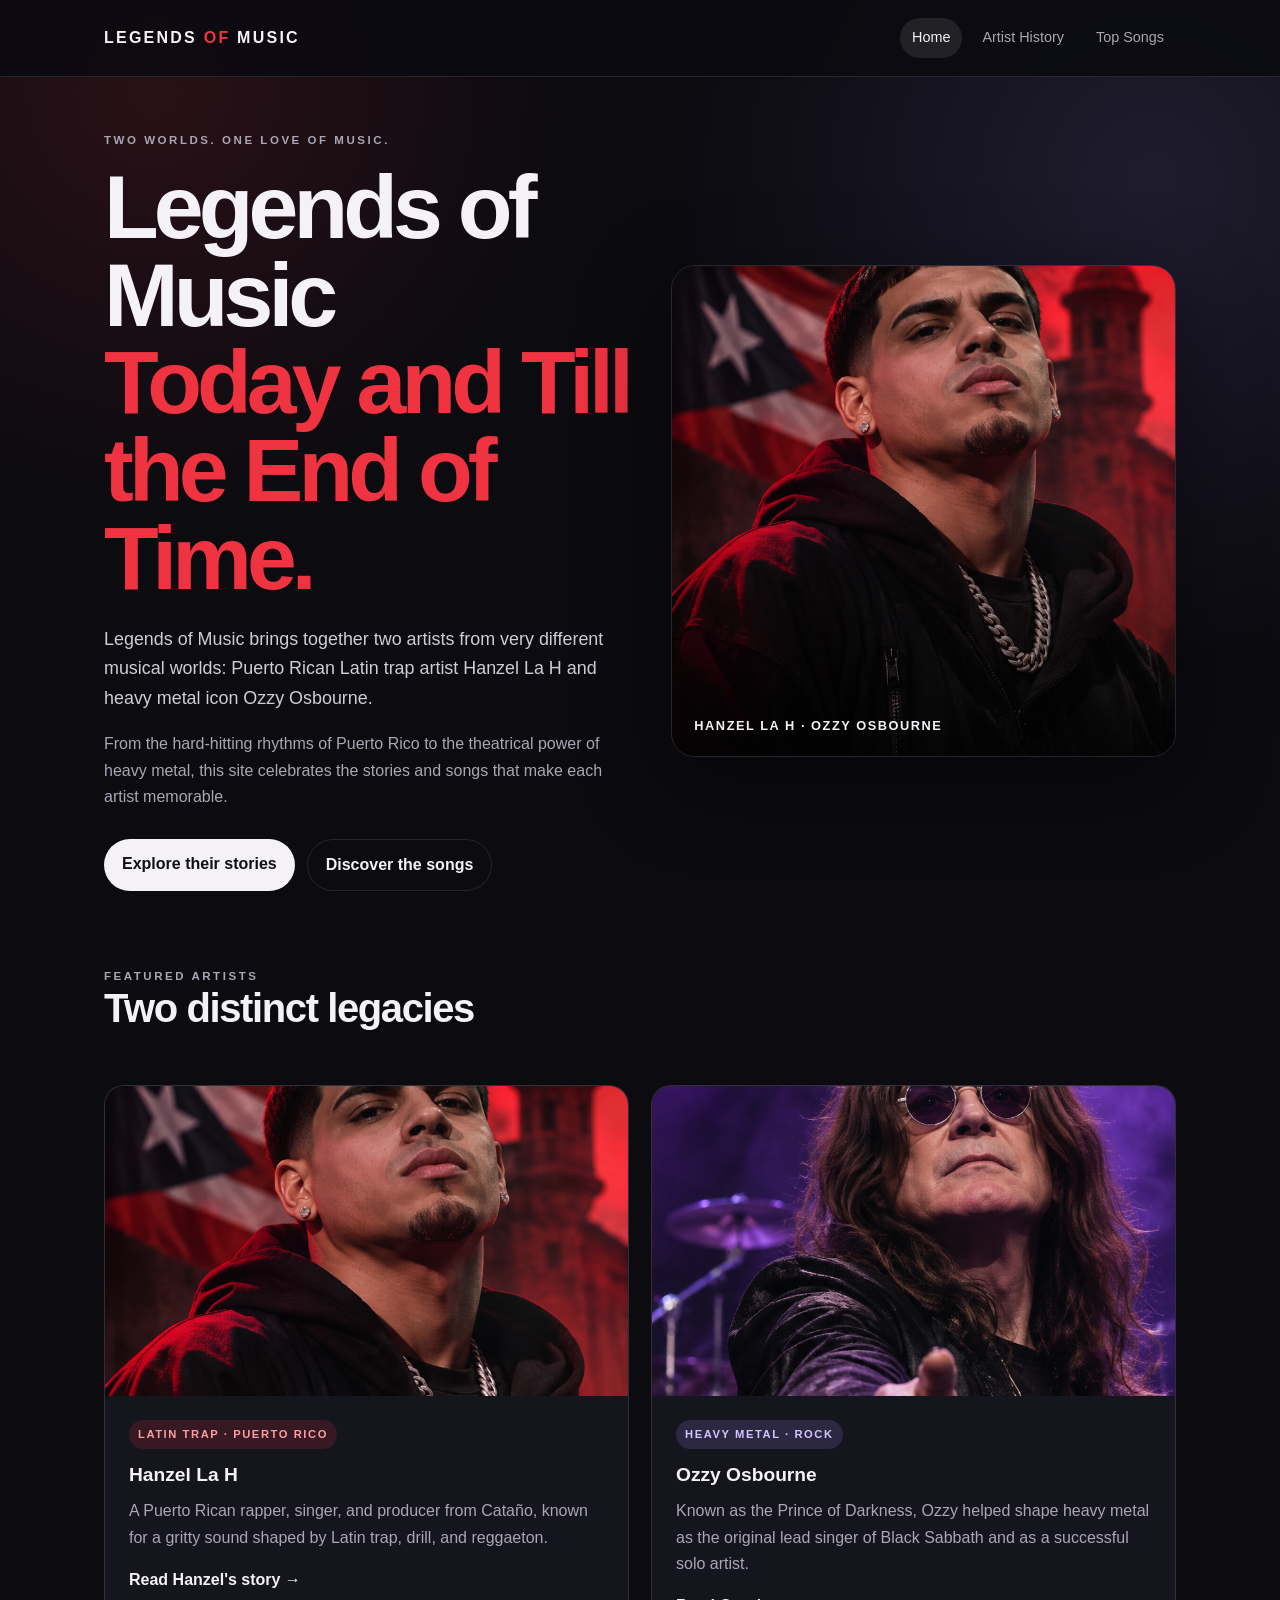
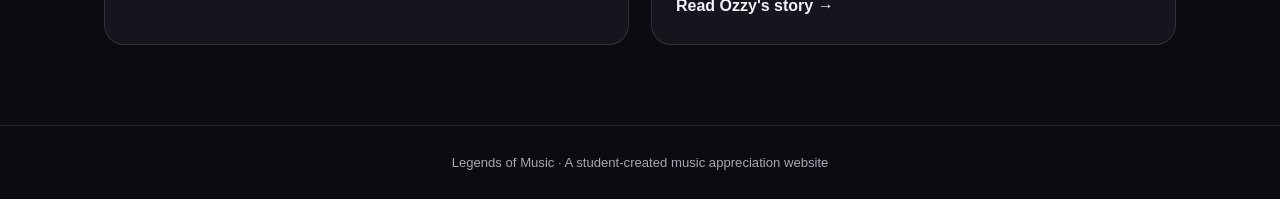
<file: index.html>
<!doctype html>
<html lang="en">
<head>
  <meta charset="utf-8">
  <meta name="viewport" content="width=device-width, initial-scale=1">
  <meta name="description" content="Legends of Music celebrates Hanzel La H and Ozzy Osbourne.">
  <title>Legends of Music | Hanzel La H & Ozzy Osbourne</title>
  <link rel="stylesheet" href="styles.css">
</head>
<body>
<header class="site-header">
  <div class="nav-wrap">
    <a class="brand" href="index.html">Legends <span>of</span> Music</a>
    <nav aria-label="Main navigation">
      <a href="index.html" aria-current="page">Home</a>
      <a href="history.html">Artist History</a>
      <a href="songs.html">Top Songs</a>
    </nav>
  </div>
</header>
<main>
  <section class="hero">
    <div>
      <div class="eyebrow">Two worlds. One love of music.</div>
      <h1>Legends of Music<br><span style="color:#ef3340">Today and Till the End of Time.</span></h1>
      <p class="lead">Legends of Music brings together two artists from very different musical worlds: Puerto Rican Latin trap artist Hanzel La H and heavy metal icon Ozzy Osbourne.</p>
      <p class="muted">From the hard-hitting rhythms of Puerto Rico to the theatrical power of heavy metal, this site celebrates the stories and songs that make each artist memorable.</p>
      <div class="actions">
        <a class="button" href="history.html">Explore their stories</a>
        <a class="button secondary" href="songs.html">Discover the songs</a>
      </div>
    </div>
    <div class="hero-art">
      <img src="hanzel-la-h.png" alt="Artistic portrait representing Hanzel La H">
      <div class="hero-label">Hanzel La H · Ozzy Osbourne</div>
    </div>
  </section>

  <section class="section">
    <div class="section-head">
      <div><div class="eyebrow">Featured artists</div><h2>Two distinct legacies</h2></div>
    </div>
    <div class="artist-grid">
      <article class="artist-card">
        <img src="hanzel-la-h.png" alt="Artistic portrait representing Puerto Rican rapper Hanzel La H">
        <div class="copy">
          <span class="tag red">Latin trap · Puerto Rico</span>
          <h3>Hanzel La H</h3>
          <p>A Puerto Rican rapper, singer, and producer from Cataño, known for a gritty sound shaped by Latin trap, drill, and reggaeton.</p>
          <a class="text-link" href="history.html#hanzel">Read Hanzel's story →</a>
        </div>
      </article>
      <article class="artist-card">
        <img src="ozzy-osbourne.png" alt="Artistic portrait representing Ozzy Osbourne">
        <div class="copy">
          <span class="tag purple">Heavy metal · Rock</span>
          <h3>Ozzy Osbourne</h3>
          <p>Known as the Prince of Darkness, Ozzy helped shape heavy metal as the original lead singer of Black Sabbath and as a successful solo artist.</p>
          <a class="text-link" href="history.html#ozzy">Read Ozzy's story →</a>
        </div>
      </article>
    </div>
  </section>
</main>
<footer class="site-footer">Legends of Music · A student-created music appreciation website</footer>
</body>
</html>
</file>
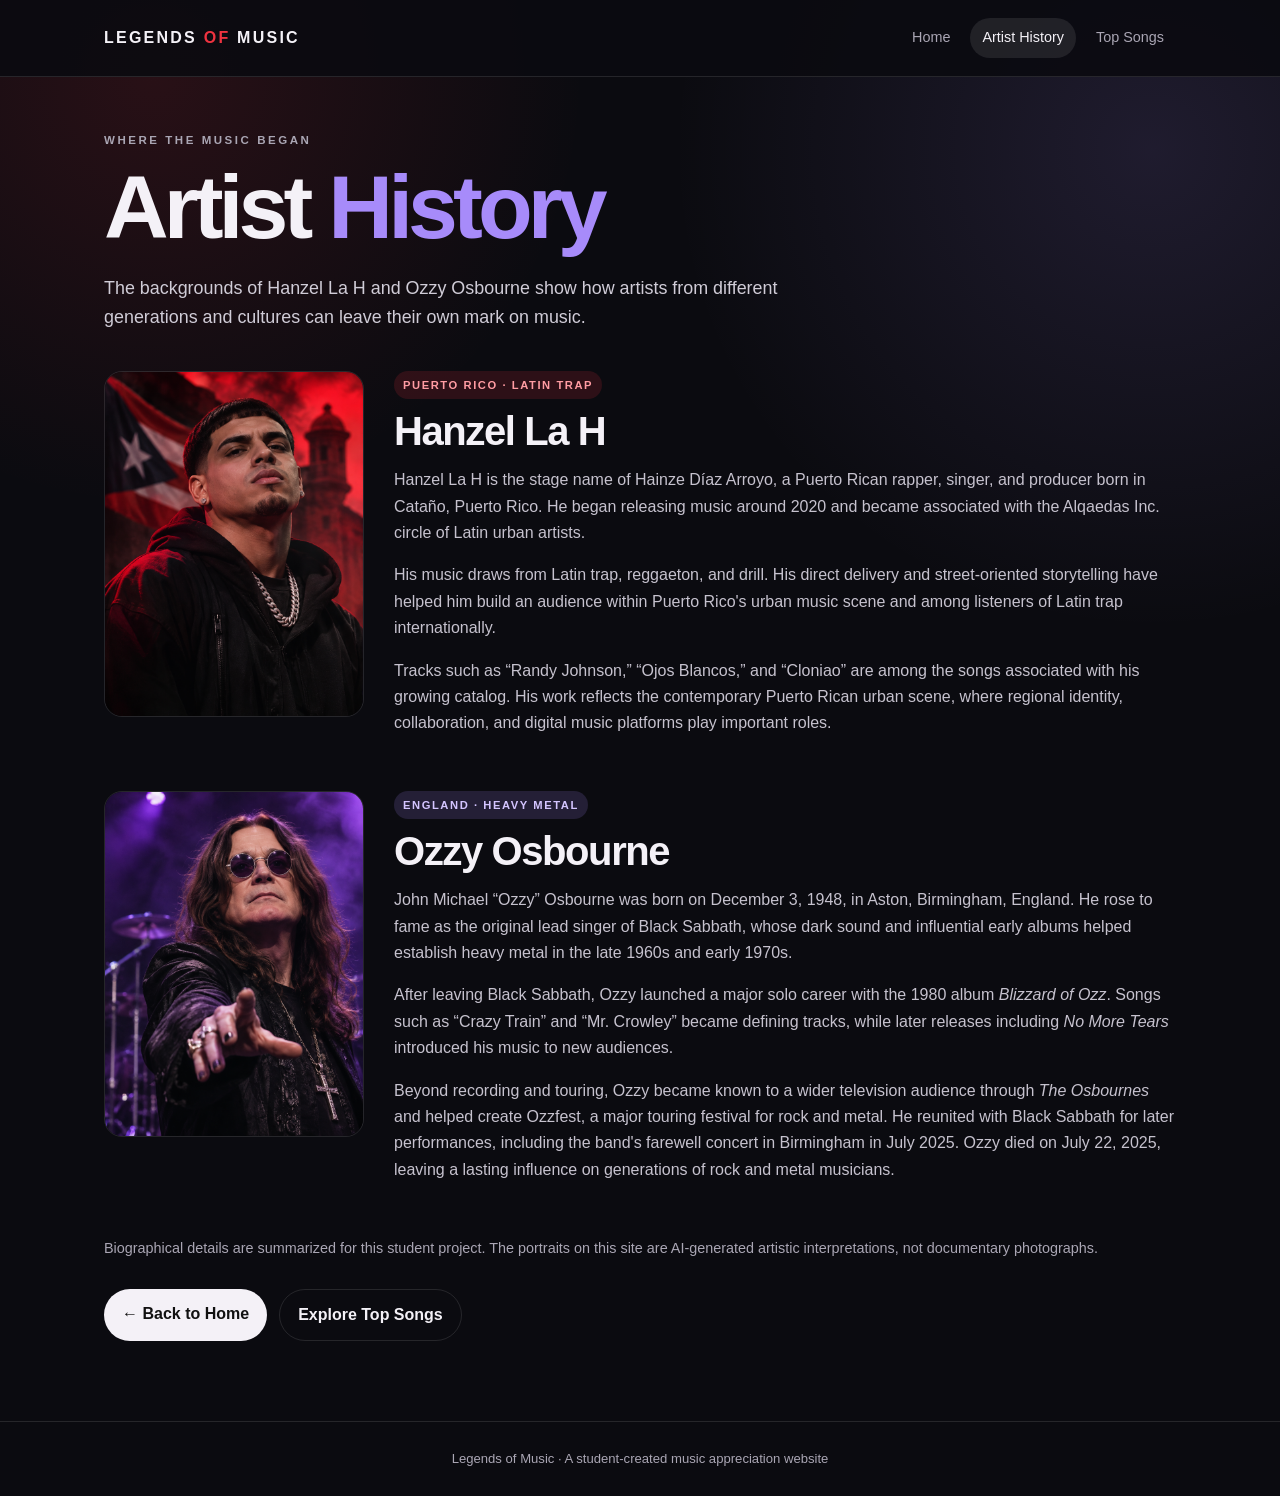
<file: history.html>
<!doctype html>
<html lang="en">
<head>
  <meta charset="utf-8">
  <meta name="viewport" content="width=device-width, initial-scale=1">
  <meta name="description" content="Learn about the musical journeys of Hanzel La H and Ozzy Osbourne.">
  <title>Artist History | Legends of Music</title>
  <link rel="stylesheet" href="styles.css">
</head>
<body>
<header class="site-header">
  <div class="nav-wrap">
    <a class="brand" href="index.html">Legends <span>of</span> Music</a>
    <nav aria-label="Main navigation">
      <a href="index.html">Home</a>
      <a href="history.html" aria-current="page">Artist History</a>
      <a href="songs.html">Top Songs</a>
    </nav>
  </div>
</header>
<main>
  <div class="page-title">
    <div class="eyebrow">Where the music began</div>
    <h1>Artist <span style="color:#a78bfa">History</span></h1>
    <p class="lead">The backgrounds of Hanzel La H and Ozzy Osbourne show how artists from different generations and cultures can leave their own mark on music.</p>
  </div>

  <section class="artist-history" id="hanzel">
    <img src="hanzel-la-h.png" alt="Artistic portrait representing Hanzel La H">
    <div>
      <span class="tag red">Puerto Rico · Latin trap</span>
      <h2>Hanzel La H</h2>
      <p>Hanzel La H is the stage name of Hainze Díaz Arroyo, a Puerto Rican rapper, singer, and producer born in Cataño, Puerto Rico. He began releasing music around 2020 and became associated with the Alqaedas Inc. circle of Latin urban artists.</p>
      <p>His music draws from Latin trap, reggaeton, and drill. His direct delivery and street-oriented storytelling have helped him build an audience within Puerto Rico's urban music scene and among listeners of Latin trap internationally.</p>
      <p>Tracks such as “Randy Johnson,” “Ojos Blancos,” and “Cloniao” are among the songs associated with his growing catalog. His work reflects the contemporary Puerto Rican urban scene, where regional identity, collaboration, and digital music platforms play important roles.</p>
    </div>
  </section>

  <section class="artist-history" id="ozzy">
    <img src="ozzy-osbourne.png" alt="Artistic portrait representing Ozzy Osbourne">
    <div>
      <span class="tag purple">England · Heavy metal</span>
      <h2>Ozzy Osbourne</h2>
      <p>John Michael “Ozzy” Osbourne was born on December 3, 1948, in Aston, Birmingham, England. He rose to fame as the original lead singer of Black Sabbath, whose dark sound and influential early albums helped establish heavy metal in the late 1960s and early 1970s.</p>
      <p>After leaving Black Sabbath, Ozzy launched a major solo career with the 1980 album <em>Blizzard of Ozz</em>. Songs such as “Crazy Train” and “Mr. Crowley” became defining tracks, while later releases including <em>No More Tears</em> introduced his music to new audiences.</p>
      <p>Beyond recording and touring, Ozzy became known to a wider television audience through <em>The Osbournes</em> and helped create Ozzfest, a major touring festival for rock and metal. He reunited with Black Sabbath for later performances, including the band's farewell concert in Birmingham in July 2025. Ozzy died on July 22, 2025, leaving a lasting influence on generations of rock and metal musicians.</p>
    </div>
  </section>
  <p class="note">Biographical details are summarized for this student project. The portraits on this site are AI-generated artistic interpretations, not documentary photographs.</p>
  <div class="actions"><a class="button" href="index.html">← Back to Home</a><a class="button secondary" href="songs.html">Explore Top Songs</a></div>
</main>
<footer class="site-footer">Legends of Music · A student-created music appreciation website</footer>
</body>
</html>
</file>
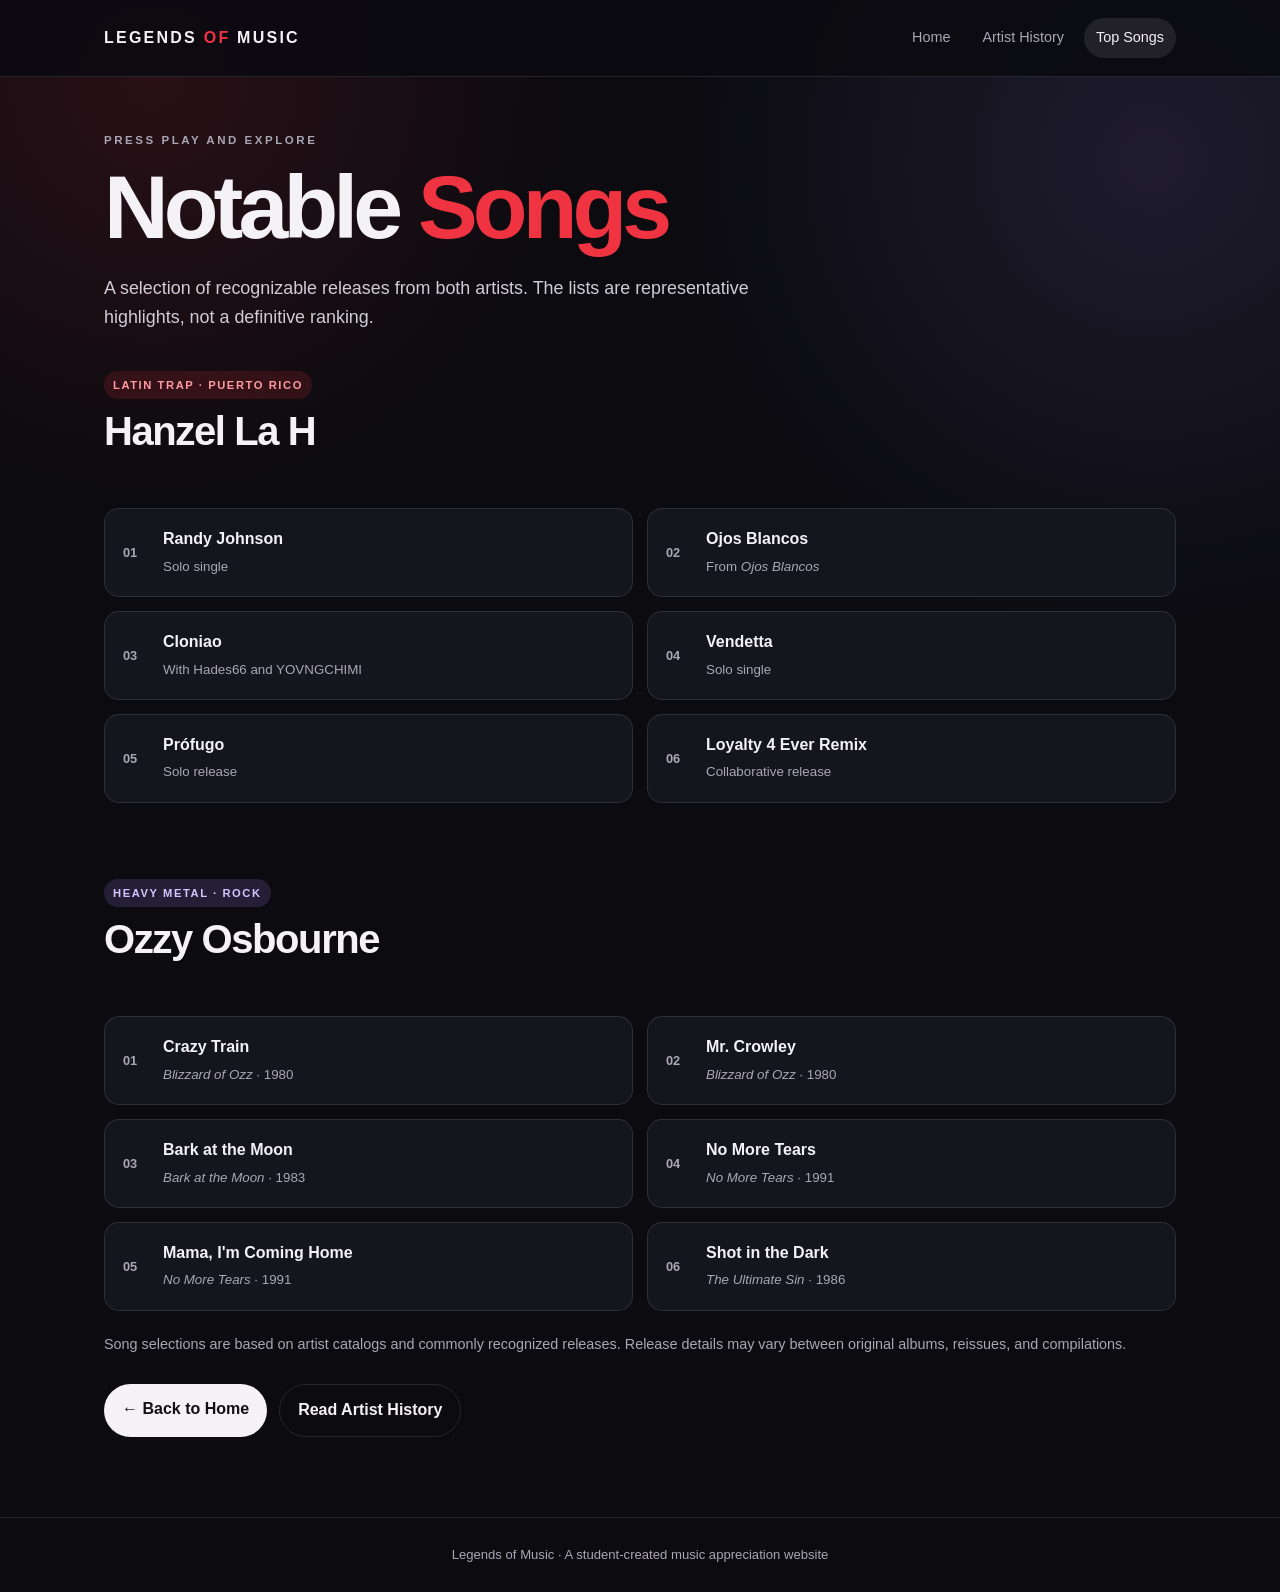
<file: songs.html>
<!doctype html>
<html lang="en">
<head>
  <meta charset="utf-8">
  <meta name="viewport" content="width=device-width, initial-scale=1">
  <meta name="description" content="A selection of notable songs by Hanzel La H and Ozzy Osbourne.">
  <title>Top Songs | Legends of Music</title>
  <link rel="stylesheet" href="styles.css">
</head>
<body>
<header class="site-header">
  <div class="nav-wrap">
    <a class="brand" href="index.html">Legends <span>of</span> Music</a>
    <nav aria-label="Main navigation">
      <a href="index.html">Home</a>
      <a href="history.html">Artist History</a>
      <a href="songs.html" aria-current="page">Top Songs</a>
    </nav>
  </div>
</header>
<main>
  <div class="page-title">
    <div class="eyebrow">Press play and explore</div>
    <h1>Notable <span style="color:#ef3340">Songs</span></h1>
    <p class="lead">A selection of recognizable releases from both artists. The lists are representative highlights, not a definitive ranking.</p>
  </div>

  <section class="section" style="margin-top:0">
    <div class="section-head">
      <div><span class="tag red">Latin trap · Puerto Rico</span><h2>Hanzel La H</h2></div>
    </div>
    <div class="song-grid">
      <div class="song"><span class="song-number">01</span><div><strong>Randy Johnson</strong><small>Solo single</small></div></div>
      <div class="song"><span class="song-number">02</span><div><strong>Ojos Blancos</strong><small>From <em>Ojos Blancos</em></small></div></div>
      <div class="song"><span class="song-number">03</span><div><strong>Cloniao</strong><small>With Hades66 and YOVNGCHIMI</small></div></div>
      <div class="song"><span class="song-number">04</span><div><strong>Vendetta</strong><small>Solo single</small></div></div>
      <div class="song"><span class="song-number">05</span><div><strong>Prófugo</strong><small>Solo release</small></div></div>
      <div class="song"><span class="song-number">06</span><div><strong>Loyalty 4 Ever Remix</strong><small>Collaborative release</small></div></div>
    </div>
  </section>

  <section class="section">
    <div class="section-head">
      <div><span class="tag purple">Heavy metal · Rock</span><h2>Ozzy Osbourne</h2></div>
    </div>
    <div class="song-grid">
      <div class="song"><span class="song-number">01</span><div><strong>Crazy Train</strong><small><em>Blizzard of Ozz</em> · 1980</small></div></div>
      <div class="song"><span class="song-number">02</span><div><strong>Mr. Crowley</strong><small><em>Blizzard of Ozz</em> · 1980</small></div></div>
      <div class="song"><span class="song-number">03</span><div><strong>Bark at the Moon</strong><small><em>Bark at the Moon</em> · 1983</small></div></div>
      <div class="song"><span class="song-number">04</span><div><strong>No More Tears</strong><small><em>No More Tears</em> · 1991</small></div></div>
      <div class="song"><span class="song-number">05</span><div><strong>Mama, I'm Coming Home</strong><small><em>No More Tears</em> · 1991</small></div></div>
      <div class="song"><span class="song-number">06</span><div><strong>Shot in the Dark</strong><small><em>The Ultimate Sin</em> · 1986</small></div></div>
    </div>
  </section>
  <p class="note">Song selections are based on artist catalogs and commonly recognized releases. Release details may vary between original albums, reissues, and compilations.</p>
  <div class="actions"><a class="button" href="index.html">← Back to Home</a><a class="button secondary" href="history.html">Read Artist History</a></div>
</main>
<footer class="site-footer">Legends of Music · A student-created music appreciation website</footer>
</body>
</html>
</file>
<file: styles.css>
:root {
  color-scheme: dark;
  --bg: #0b0b10;
  --panel: #15151e;
  --panel-2: #1c1b26;
  --text: #f4f1f7;
  --muted: #aaa6b4;
  --red: #ef3340;
  --purple: #a78bfa;
  --line: rgba(255,255,255,.11);
  --max: 1120px;
}
* { box-sizing: border-box; }
html { scroll-behavior: smooth; }
body {
  margin: 0; background: radial-gradient(circle at 12% 5%, rgba(239,51,64,.13), transparent 27rem),
  radial-gradient(circle at 90% 10%, rgba(167,139,250,.13), transparent 30rem), var(--bg);
  color: var(--text); font-family: Arial, Helvetica, sans-serif; line-height: 1.65;
}
a { color: inherit; }
.site-header { border-bottom: 1px solid var(--line); background: rgba(11,11,16,.9); }
.nav-wrap { max-width: var(--max); margin: auto; padding: 18px 24px; display:flex; align-items:center; justify-content:space-between; gap:20px; }
.brand { font-size: 1rem; font-weight: 900; letter-spacing: .14em; text-transform: uppercase; text-decoration:none; }
.brand span { color: var(--red); }
nav { display:flex; flex-wrap:wrap; gap: 8px; }
nav a { color:var(--muted); text-decoration:none; font-size:.9rem; padding:8px 12px; border-radius:999px; }
nav a:hover, nav a[aria-current="page"] { color:var(--text); background:rgba(255,255,255,.09); }
main { max-width:var(--max); margin:auto; padding: 54px 24px 80px; }
.eyebrow { color:var(--muted); text-transform:uppercase; letter-spacing:.22em; font-size:.72rem; font-weight:700; }
h1,h2,h3,p { margin-top:0; }
h1 { font-size:clamp(2.5rem,7vw,5.6rem); line-height:.98; letter-spacing:-.055em; margin:14px 0 22px; }
h2 { font-size:clamp(1.7rem,4vw,2.5rem); line-height:1.1; letter-spacing:-.035em; }
h3 { font-size:1.2rem; margin-bottom:8px; }
.lead { color:#d0ccd7; font-size:1.12rem; max-width:700px; }
.muted { color:var(--muted); }
.hero { display:grid; grid-template-columns:1.02fr .98fr; align-items:center; gap:42px; }
.hero-art { position:relative; overflow:hidden; border:1px solid var(--line); border-radius:24px; box-shadow:0 24px 90px rgba(0,0,0,.4); }
.hero-art img { display:block; width:100%; height:490px; object-fit:cover; object-position:center; }
.hero-art:after { content:""; position:absolute; inset:45% 0 0; background:linear-gradient(transparent,rgba(0,0,0,.65)); pointer-events:none; }
.hero-label { position:absolute; z-index:1; bottom:20px; left:22px; font-weight:800; letter-spacing:.12em; text-transform:uppercase; font-size:.8rem; }
.actions { display:flex; gap:12px; flex-wrap:wrap; margin-top:28px; }
.button { display:inline-block; padding:12px 18px; border-radius:999px; text-decoration:none; font-weight:700; background:var(--text); color:#111; }
.button.secondary { background:transparent; color:var(--text); border:1px solid var(--line); }
.section { margin-top:76px; }
.section-head { display:flex; justify-content:space-between; align-items:end; gap:20px; margin-bottom:22px; }
.artist-grid { display:grid; grid-template-columns:repeat(2,minmax(0,1fr)); gap:22px; }
.artist-card { overflow:hidden; background:var(--panel); border:1px solid var(--line); border-radius:20px; }
.artist-card img { display:block; width:100%; height:310px; object-fit:cover; object-position:center 35%; }
.artist-card .copy { padding:24px; }
.tag { display:inline-block; font-size:.7rem; letter-spacing:.14em; text-transform:uppercase; font-weight:800; padding:5px 9px; border-radius:999px; margin-bottom:10px; }
.tag.red { color:#ff9ca3; background:rgba(239,51,64,.15); }
.tag.purple { color:#d4c5ff; background:rgba(167,139,250,.16); }
.artist-card p { color:var(--muted); }
.text-link { text-decoration:none; font-weight:700; }
.text-link:hover { text-decoration:underline; }
.page-title { max-width:800px; margin-bottom:38px; }
.timeline { display:grid; gap:18px; }
.timeline article, .feature-panel { background:var(--panel); border:1px solid var(--line); border-radius:18px; padding:24px; }
.timeline article { display:grid; grid-template-columns:120px 1fr; gap:24px; }
.year { font-size:1.15rem; font-weight:900; color:var(--red); }
.timeline article:nth-child(even) .year { color:var(--purple); }
.artist-history { display:grid; grid-template-columns:260px 1fr; gap:30px; align-items:start; margin:38px 0; }
.artist-history img { width:100%; border-radius:18px; border:1px solid var(--line); }
.artist-history h2 { margin-bottom:14px; }
.artist-history p { color:#c6c2ce; }
.song-grid { display:grid; grid-template-columns:repeat(2,minmax(0,1fr)); gap:14px; }
.song { display:flex; align-items:center; gap:16px; padding:17px 18px; background:var(--panel); border:1px solid var(--line); border-radius:15px; }
.song-number { color:var(--muted); font-size:.8rem; font-weight:800; min-width:24px; }
.song strong { display:block; }
.song small { color:var(--muted); }
.note { color:var(--muted); font-size:.9rem; margin-top:22px; }
.site-footer { border-top:1px solid var(--line); padding:26px 24px; text-align:center; color:var(--muted); font-size:.82rem; }
@media (max-width:760px) {
  .nav-wrap { align-items:flex-start; flex-direction:column; }
  main { padding-top:36px; }
  .hero,.artist-grid,.song-grid,.artist-history { grid-template-columns:1fr; }
  .hero-art img { height:360px; }
  .artist-history { gap:18px; }
  .artist-history img { max-width:280px; }
  .timeline article { grid-template-columns:1fr; gap:6px; }
  .section { margin-top:56px; }
}
</file>
